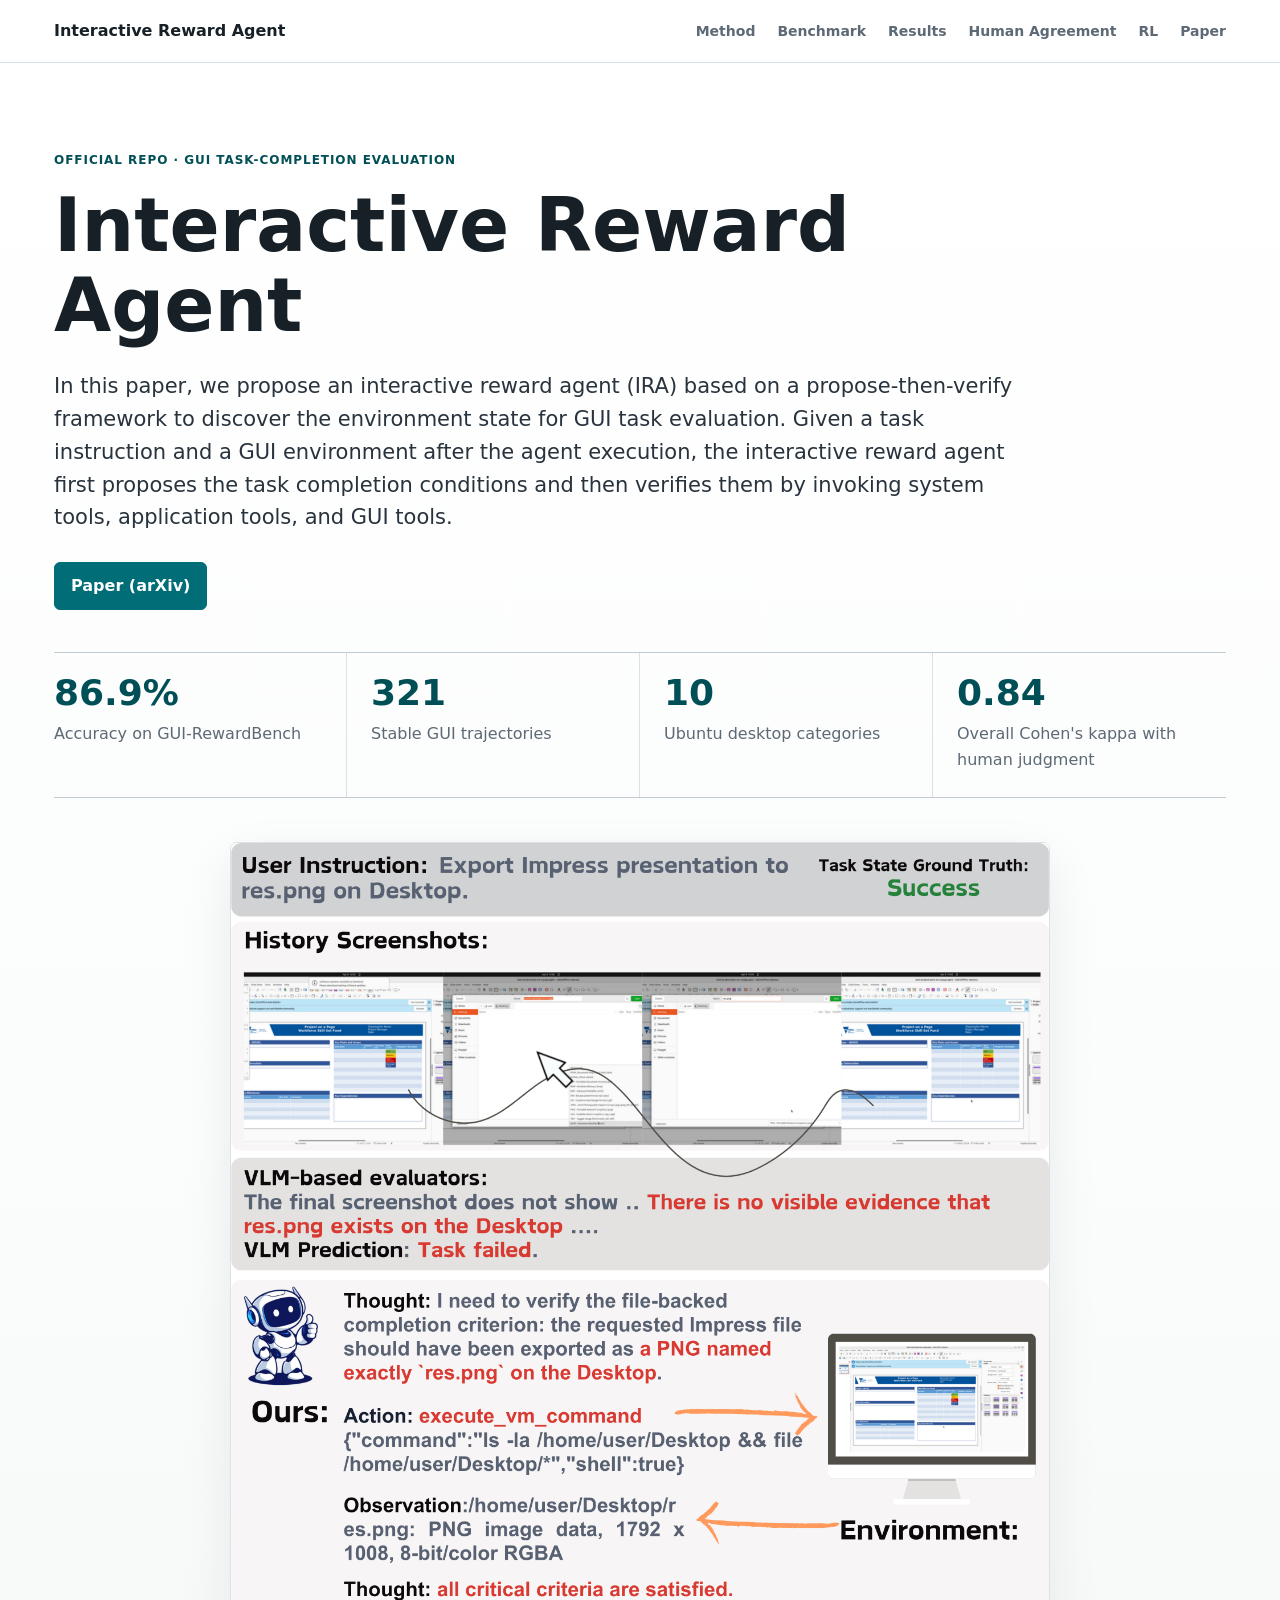
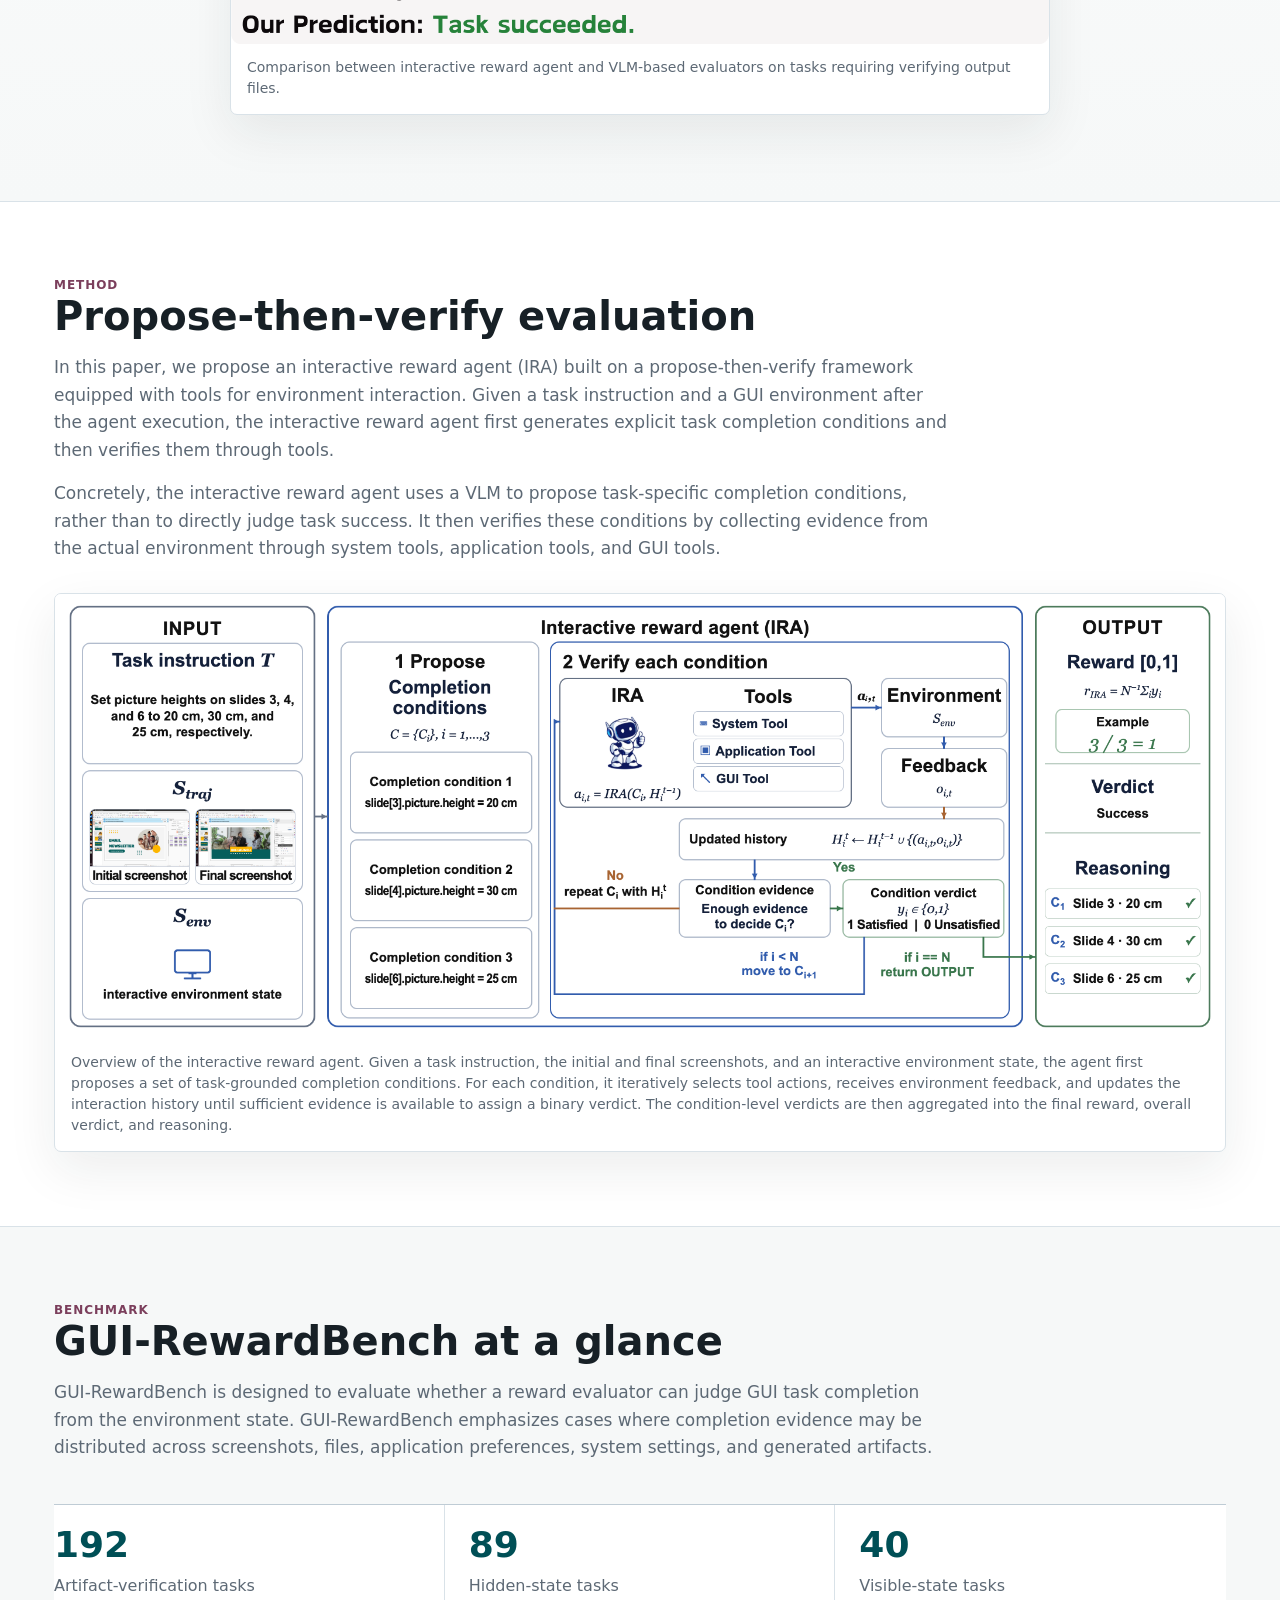
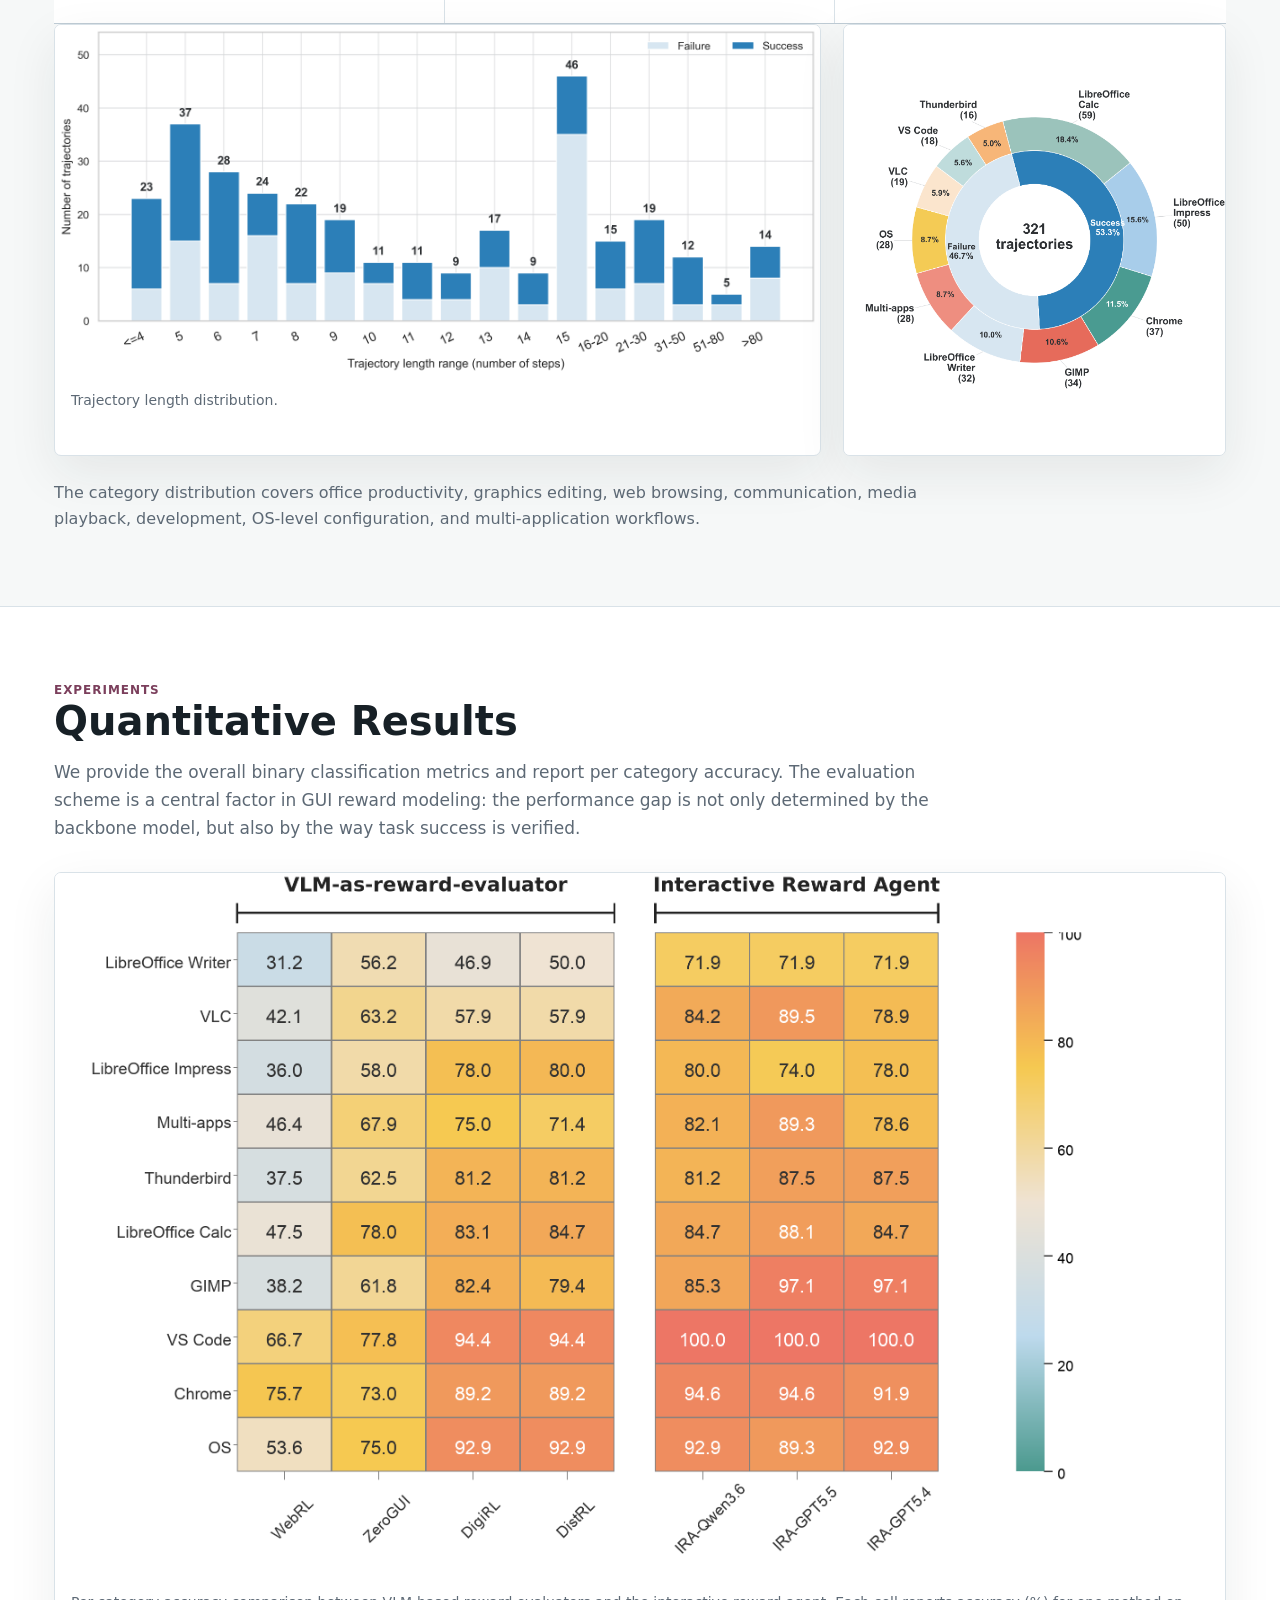
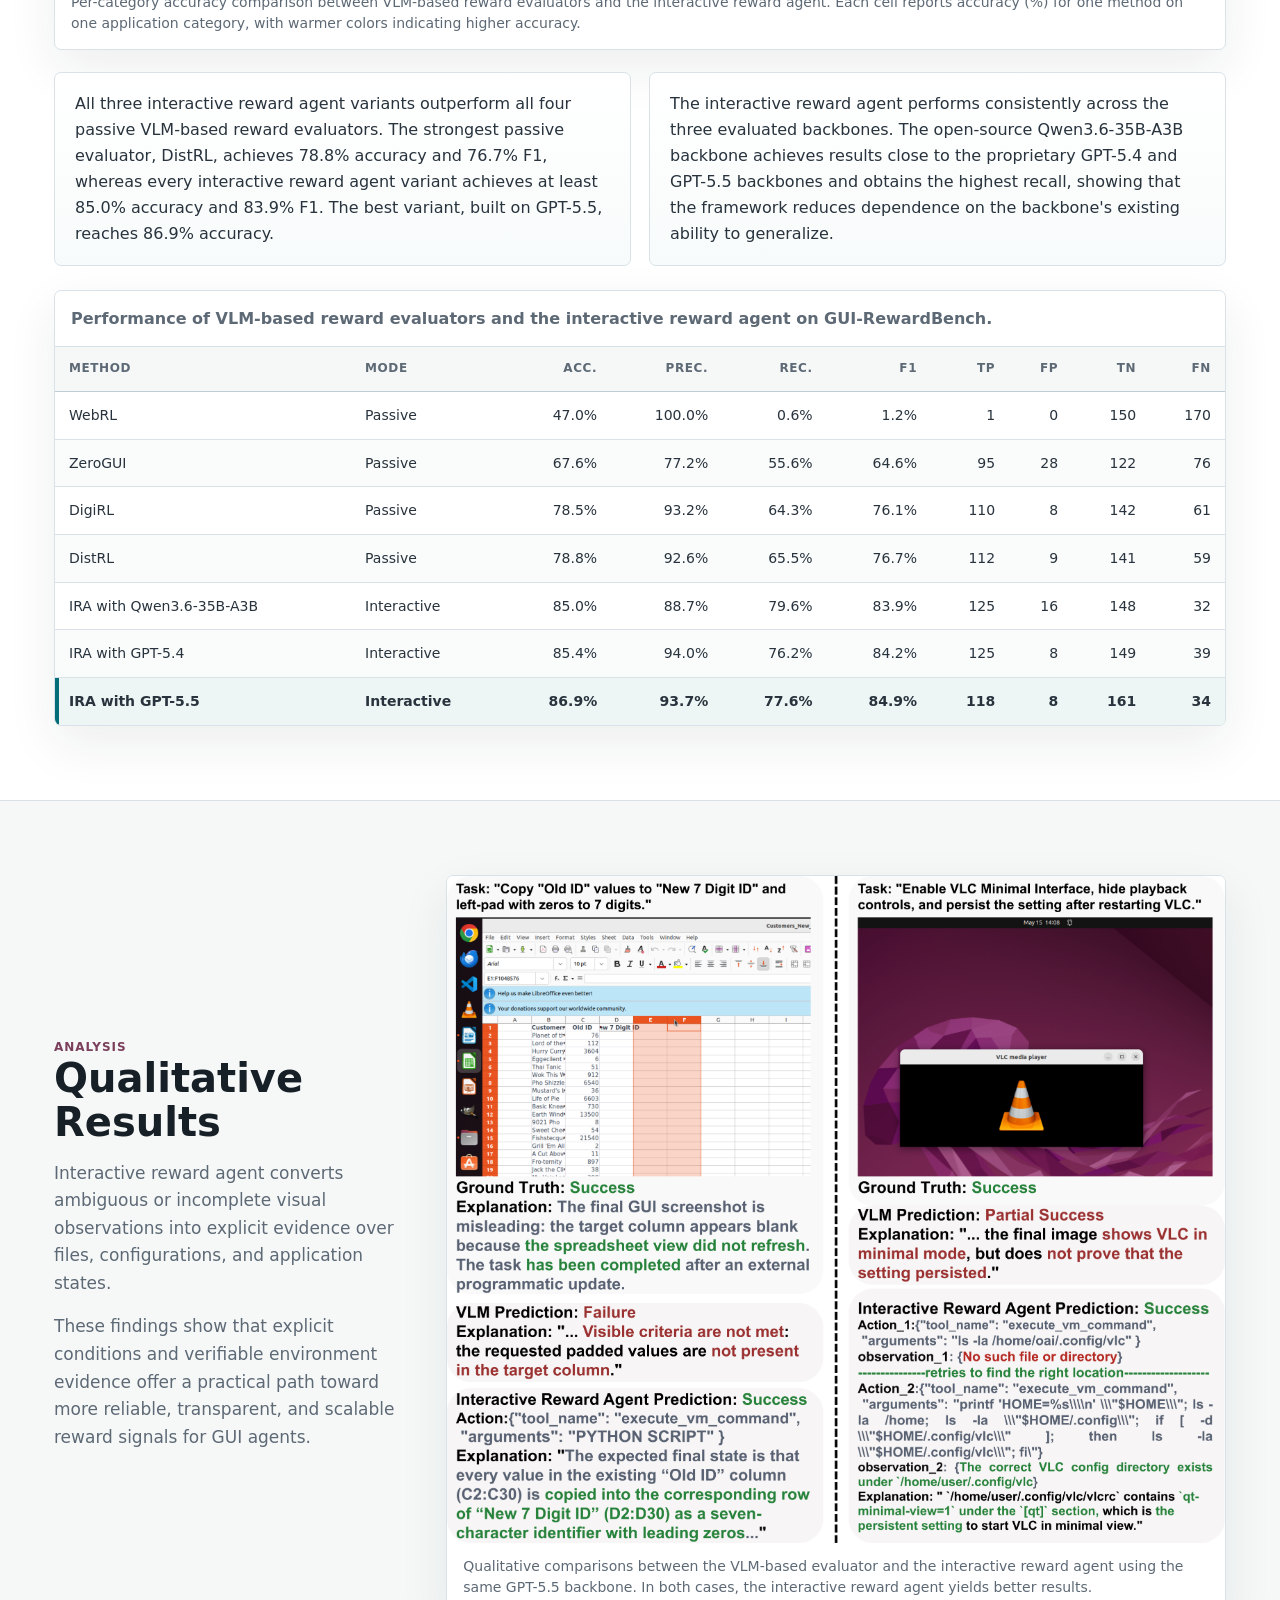
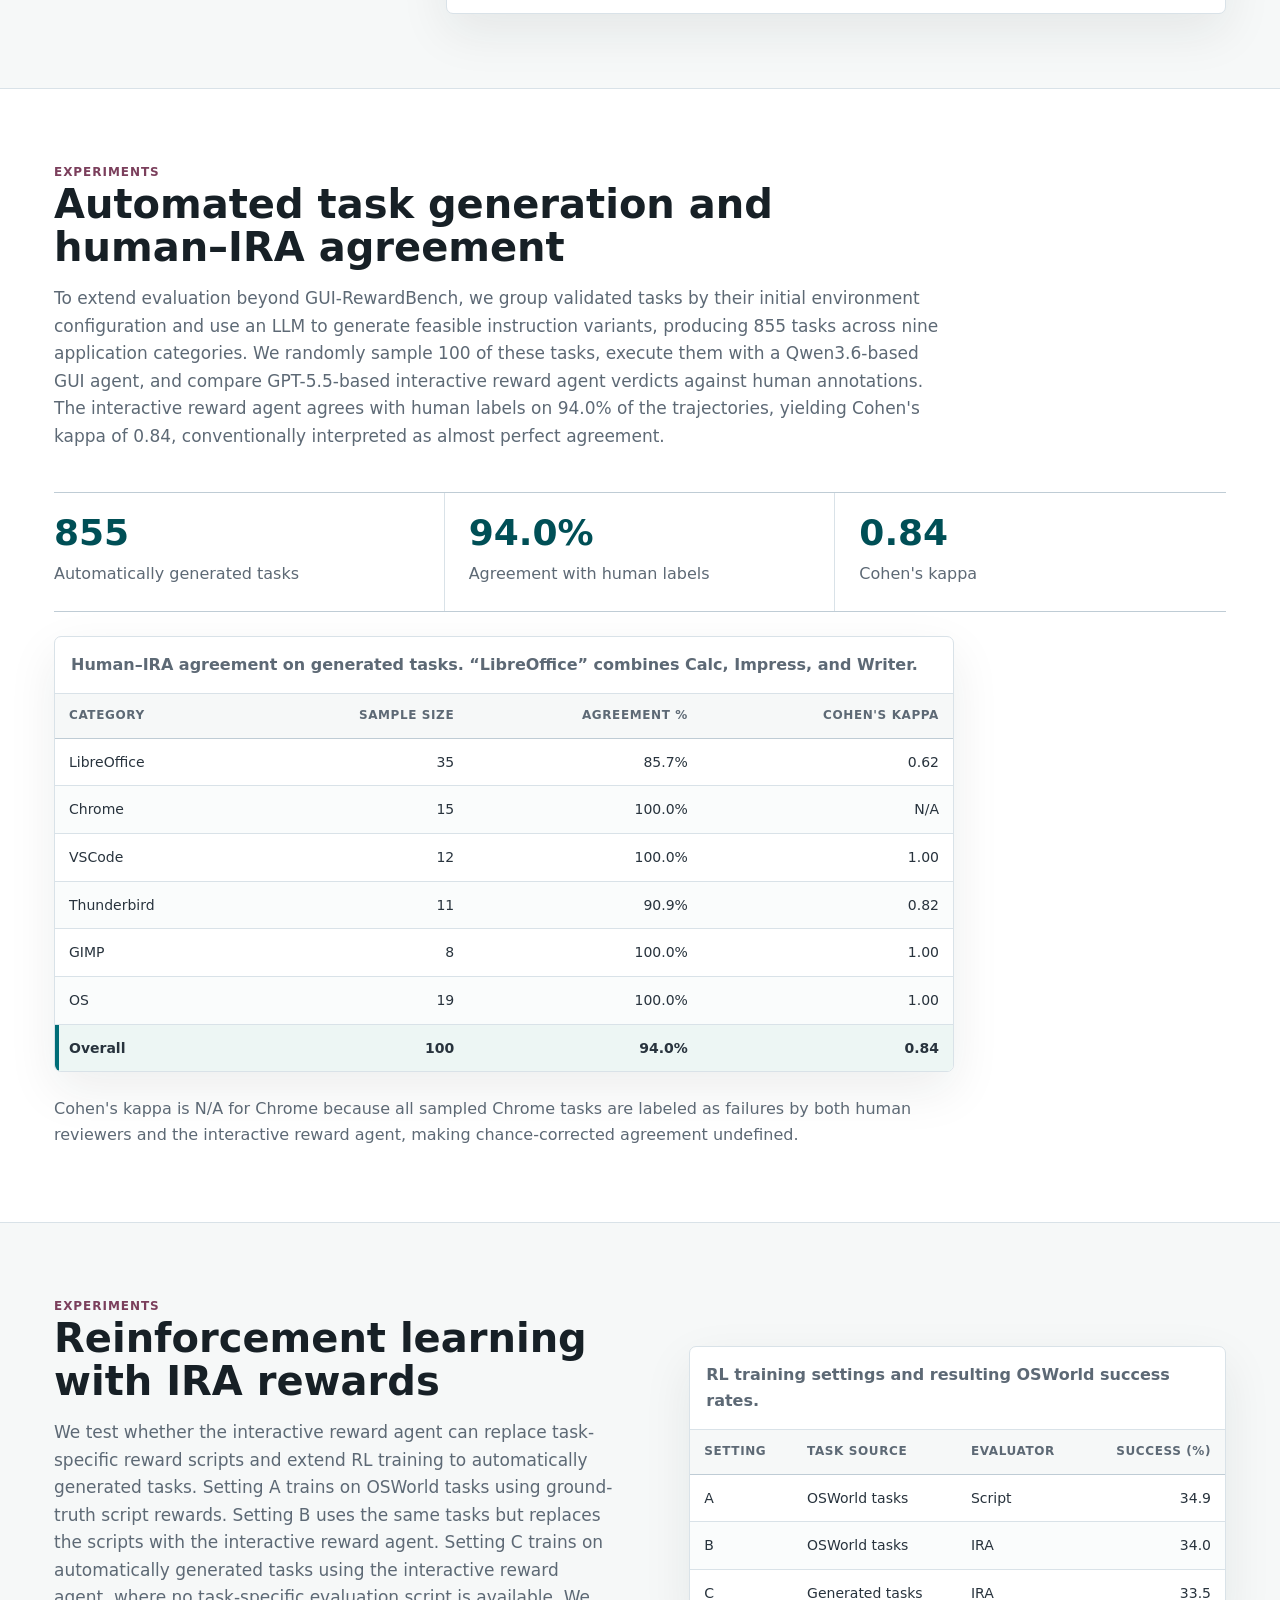
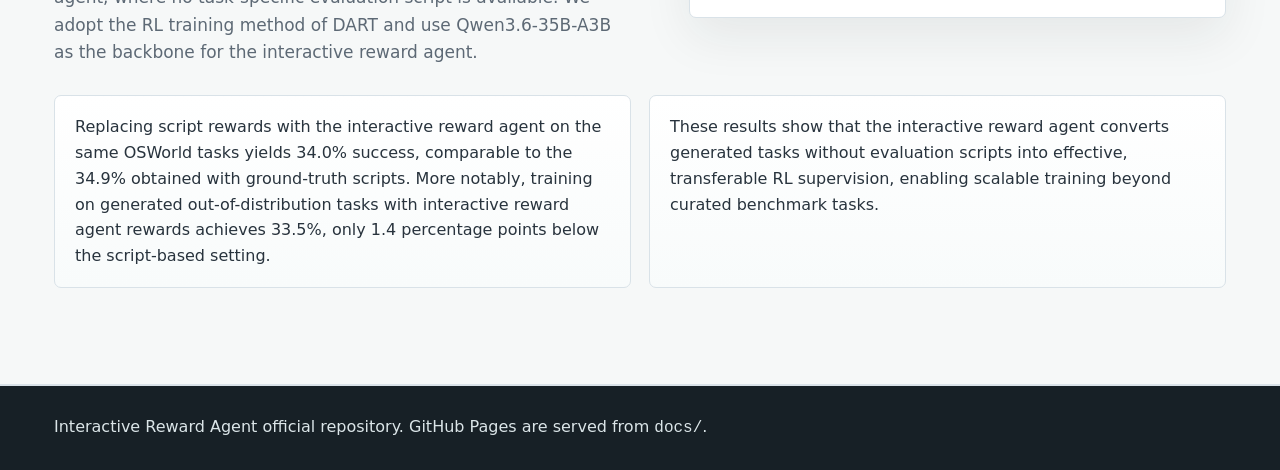
<file: docs/index.html>
<!doctype html>
<html lang="en">
<head>
  <meta charset="utf-8">
  <meta name="viewport" content="width=device-width, initial-scale=1">
  <meta name="description" content="Official project page for Interactive Reward Agent and GUI-RewardBench.">
  <title>Interactive Reward Agent</title>
  <link rel="stylesheet" href="styles.css">
</head>
<body>
<a class="skip-link" href="#main">Skip to main content</a>
<header class="site-header">
  <nav class="nav" aria-label="Site">
    <a class="brand" href="index.html">Interactive Reward Agent</a>
    <div class="nav-links">
      <a href="#method-title">Method</a>
      <a href="#bench-title">Benchmark</a>
      <a href="#result-title">Results</a>
      <a href="#agreement-title">Human Agreement</a>
      <a href="#rl-title">RL</a>
      <a href="https://arxiv.org/pdf/2607.25904" target="_blank" rel="noopener">Paper</a>
    </div>
  </nav>
</header>

<main id="main">
  <section class="paper-hero" aria-labelledby="page-title">
    <div class="container paper-hero-inner">
      <p class="eyebrow">Official Repo · GUI Task-Completion Evaluation</p>
      <h1 id="page-title">Interactive Reward Agent</h1>
      <p class="lead">In this paper, we propose an interactive reward agent (IRA) based on a propose-then-verify framework to discover the environment state for GUI task evaluation. Given a task instruction and a GUI environment after the agent execution, the interactive reward agent first proposes the task completion conditions and then verifies them by invoking system tools, application tools, and GUI tools.</p>
      <div class="hero-actions">
        <a class="button primary" href="https://arxiv.org/pdf/2607.25904" target="_blank" rel="noopener">Paper (arXiv)</a>
      </div>
      <dl class="fact-strip" aria-label="Paper summary">
        <div>
          <dt>86.9%</dt>
          <dd>Accuracy on GUI-RewardBench</dd>
        </div>
        <div>
          <dt>321</dt>
          <dd>Stable GUI trajectories</dd>
        </div>
        <div>
          <dt>10</dt>
          <dd>Ubuntu desktop categories</dd>
        </div>
        <div>
          <dt>0.84</dt>
          <dd>Overall Cohen's kappa with human judgment</dd>
        </div>
      </dl>
    </div>
    <div class="container hero-figure-wrap">
      <figure class="paper-figure hero-figure">
        <img src="assets/figures/figure1.png" width="2872" height="2812" alt="Comparison between Interactive Reward Agent and VLM-based evaluators on an output-file verification task.">
        <figcaption>Comparison between interactive reward agent and VLM-based evaluators on tasks requiring verifying output files.</figcaption>
      </figure>
    </div>
  </section>

  <section class="paper-section" aria-labelledby="method-title">
    <div class="container">
      <div class="section-copy wide-copy">
        <p class="section-kicker">Method</p>
        <h2 id="method-title">Propose-then-verify evaluation</h2>
        <p>In this paper, we propose an interactive reward agent (IRA) built on a propose-then-verify framework equipped with tools for environment interaction. Given a task instruction and a GUI environment after the agent execution, the interactive reward agent first generates explicit task completion conditions and then verifies them through tools.</p>
        <p>Concretely, the interactive reward agent uses a VLM to propose task-specific completion conditions, rather than to directly judge task success. It then verifies these conditions by collecting evidence from the actual environment through system tools, application tools, and GUI tools.</p>
      </div>
      <figure class="paper-figure wide-figure">
        <img src="assets/figures/pipeline_overview.png" width="4000" height="1520" alt="Interactive Reward Agent pipeline: from task instruction, screenshots, and environment state, through condition proposal and tool-based verification, to the final reward, verdict, and reasoning.">
        <figcaption>Overview of the interactive reward agent. Given a task instruction, the initial and final screenshots, and an interactive environment state, the agent first proposes a set of task-grounded completion conditions. For each condition, it iteratively selects tool actions, receives environment feedback, and updates the interaction history until sufficient evidence is available to assign a binary verdict. The condition-level verdicts are then aggregated into the final reward, overall verdict, and reasoning.</figcaption>
      </figure>
    </div>
  </section>

  <section class="paper-section muted-section" aria-labelledby="bench-title">
    <div class="container">
      <div class="section-copy wide-copy">
        <p class="section-kicker">Benchmark</p>
        <h2 id="bench-title">GUI-RewardBench at a glance</h2>
        <p>GUI-RewardBench is designed to evaluate whether a reward evaluator can judge GUI task completion from the environment state. GUI-RewardBench emphasizes cases where completion evidence may be distributed across screenshots, files, application preferences, system settings, and generated artifacts.</p>
      </div>
      <dl class="bench-strip" aria-label="GUI-RewardBench composition">
        <div><dt>192</dt><dd>Artifact-verification tasks</dd></div>
        <div><dt>89</dt><dd>Hidden-state tasks</dd></div>
        <div><dt>40</dt><dd>Visible-state tasks</dd></div>
      </dl>
      <div class="figure-pair">
        <figure class="paper-figure">
          <img src="assets/figures/rewardbench_trajectory_length.png" width="3236" height="1492" alt="Distribution of GUI-RewardBench trajectory lengths.">
          <figcaption>Trajectory length distribution.</figcaption>
        </figure>
        <figure class="paper-figure portrait-figure">
          <img src="assets/figures/rewardbench_category_outcome_donut.png" width="2758" height="2758" alt="GUI-RewardBench task category and success/failure outcome distribution.">
          <figcaption>Task category distribution.</figcaption>
        </figure>
      </div>
      <p class="section-note">The category distribution covers office productivity, graphics editing, web browsing, communication, media playback, development, OS-level configuration, and multi-application workflows.</p>
    </div>
  </section>

  <section class="paper-section" aria-labelledby="result-title">
    <div class="container">
      <div class="section-copy wide-copy">
        <p class="section-kicker">Experiments</p>
        <h2 id="result-title">Quantitative Results</h2>
        <p>We provide the overall binary classification metrics and report per category accuracy. The evaluation scheme is a central factor in GUI reward modeling: the performance gap is not only determined by the backbone model, but also by the way task success is verified.</p>
      </div>
      <figure class="paper-figure wide-figure">
        <img src="assets/figures/category_heatmap.png" width="2605" height="1572" alt="Per-category accuracy heatmap comparing VLM-based reward evaluators and Interactive Reward Agent variants.">
        <figcaption>Per-category accuracy comparison between VLM-based reward evaluators and the interactive reward agent. Each cell reports accuracy (%) for one method on one application category, with warmer colors indicating higher accuracy.</figcaption>
      </figure>
      <div class="result-readout">
        <p>All three interactive reward agent variants outperform all four passive VLM-based reward evaluators. The strongest passive evaluator, DistRL, achieves 78.8% accuracy and 76.7% F1, whereas every interactive reward agent variant achieves at least 85.0% accuracy and 83.9% F1. The best variant, built on GPT-5.5, reaches 86.9% accuracy.</p>
        <p>The interactive reward agent performs consistently across the three evaluated backbones. The open-source Qwen3.6-35B-A3B backbone achieves results close to the proprietary GPT-5.4 and GPT-5.5 backbones and obtains the highest recall, showing that the framework reduces dependence on the backbone's existing ability to generalize.</p>
      </div>
      <div class="table-wrap paper-table-wrap" aria-label="Overall binary classification metrics">
        <table class="results-table">
          <caption>Performance of VLM-based reward evaluators and the interactive reward agent on GUI-RewardBench.</caption>
          <thead>
            <tr>
              <th>Method</th>
              <th>Mode</th>
              <th>Acc.</th>
              <th>Prec.</th>
              <th>Rec.</th>
              <th>F1</th>
              <th>TP</th>
              <th>FP</th>
              <th>TN</th>
              <th>FN</th>
            </tr>
          </thead>
          <tbody>
            <tr><td>WebRL</td><td>Passive</td><td>47.0%</td><td>100.0%</td><td>0.6%</td><td>1.2%</td><td>1</td><td>0</td><td>150</td><td>170</td></tr>
            <tr><td>ZeroGUI</td><td>Passive</td><td>67.6%</td><td>77.2%</td><td>55.6%</td><td>64.6%</td><td>95</td><td>28</td><td>122</td><td>76</td></tr>
            <tr><td>DigiRL</td><td>Passive</td><td>78.5%</td><td>93.2%</td><td>64.3%</td><td>76.1%</td><td>110</td><td>8</td><td>142</td><td>61</td></tr>
            <tr><td>DistRL</td><td>Passive</td><td>78.8%</td><td>92.6%</td><td>65.5%</td><td>76.7%</td><td>112</td><td>9</td><td>141</td><td>59</td></tr>
            <tr><td>IRA with Qwen3.6-35B-A3B</td><td>Interactive</td><td>85.0%</td><td>88.7%</td><td>79.6%</td><td>83.9%</td><td>125</td><td>16</td><td>148</td><td>32</td></tr>
            <tr><td>IRA with GPT-5.4</td><td>Interactive</td><td>85.4%</td><td>94.0%</td><td>76.2%</td><td>84.2%</td><td>125</td><td>8</td><td>149</td><td>39</td></tr>
            <tr class="highlight-row"><td>IRA with GPT-5.5</td><td>Interactive</td><td>86.9%</td><td>93.7%</td><td>77.6%</td><td>84.9%</td><td>118</td><td>8</td><td>161</td><td>34</td></tr>
          </tbody>
        </table>
      </div>
    </div>
  </section>

  <section class="paper-section muted-section" aria-labelledby="qual-title">
    <div class="container two-column qualitative-grid">
      <div class="section-copy">
        <p class="section-kicker">Analysis</p>
        <h2 id="qual-title">Qualitative Results</h2>
        <p>Interactive reward agent converts ambiguous or incomplete visual observations into explicit evidence over files, configurations, and application states.</p>
        <p>These findings show that explicit conditions and verifiable environment evidence offer a practical path toward more reliable, transparent, and scalable reward signals for GUI agents.</p>
      </div>
      <figure class="paper-figure">
        <img src="assets/figures/quant.png" width="4477" height="3845" alt="Qualitative comparison between the VLM-based evaluator and Interactive Reward Agent.">
        <figcaption>Qualitative comparisons between the VLM-based evaluator and the interactive reward agent using the same GPT-5.5 backbone. In both cases, the interactive reward agent yields better results.</figcaption>
      </figure>
    </div>
  </section>

  <section class="paper-section" aria-labelledby="agreement-title">
    <div class="container">
      <div class="section-copy wide-copy">
        <p class="section-kicker">Experiments</p>
        <h2 id="agreement-title">Automated task generation and human–IRA agreement</h2>
        <p>To extend evaluation beyond GUI-RewardBench, we group validated tasks by their initial environment configuration and use an LLM to generate feasible instruction variants, producing 855 tasks across nine application categories. We randomly sample 100 of these tasks, execute them with a Qwen3.6-based GUI agent, and compare GPT-5.5-based interactive reward agent verdicts against human annotations. The interactive reward agent agrees with human labels on 94.0% of the trajectories, yielding Cohen's kappa of 0.84, conventionally interpreted as almost perfect agreement.</p>
      </div>
      <dl class="bench-strip" aria-label="Human–IRA agreement summary">
        <div><dt>855</dt><dd>Automatically generated tasks</dd></div>
        <div><dt>94.0%</dt><dd>Agreement with human labels</dd></div>
        <div><dt>0.84</dt><dd>Cohen's kappa</dd></div>
      </dl>
      <div class="table-wrap paper-table-wrap compact-table" aria-label="Human–IRA agreement by category">
        <table class="agreement-table">
          <caption>Human–IRA agreement on generated tasks. “LibreOffice” combines Calc, Impress, and Writer.</caption>
          <thead>
            <tr>
              <th>Category</th>
              <th>Sample Size</th>
              <th>Agreement %</th>
              <th>Cohen's kappa</th>
            </tr>
          </thead>
          <tbody>
            <tr><td>LibreOffice</td><td>35</td><td>85.7%</td><td>0.62</td></tr>
            <tr><td>Chrome</td><td>15</td><td>100.0%</td><td>N/A</td></tr>
            <tr><td>VSCode</td><td>12</td><td>100.0%</td><td>1.00</td></tr>
            <tr><td>Thunderbird</td><td>11</td><td>90.9%</td><td>0.82</td></tr>
            <tr><td>GIMP</td><td>8</td><td>100.0%</td><td>1.00</td></tr>
            <tr><td>OS</td><td>19</td><td>100.0%</td><td>1.00</td></tr>
            <tr class="highlight-row"><td>Overall</td><td>100</td><td>94.0%</td><td>0.84</td></tr>
          </tbody>
        </table>
      </div>
      <p class="section-note">Cohen's kappa is N/A for Chrome because all sampled Chrome tasks are labeled as failures by both human reviewers and the interactive reward agent, making chance-corrected agreement undefined.</p>
    </div>
  </section>

  <section class="paper-section muted-section" aria-labelledby="rl-title">
    <div class="container">
      <div class="two-column rl-grid">
        <div class="section-copy">
          <p class="section-kicker">Experiments</p>
          <h2 id="rl-title">Reinforcement learning with IRA rewards</h2>
          <p>We test whether the interactive reward agent can replace task-specific reward scripts and extend RL training to automatically generated tasks. Setting A trains on OSWorld tasks using ground-truth script rewards. Setting B uses the same tasks but replaces the scripts with the interactive reward agent. Setting C trains on automatically generated tasks using the interactive reward agent, where no task-specific evaluation script is available. We adopt the RL training method of DART and use Qwen3.6-35B-A3B as the backbone for the interactive reward agent.</p>
        </div>
        <div class="table-wrap paper-table-wrap compact-table" aria-label="RL training settings and OSWorld success rates">
          <table class="rl-table">
            <caption>RL training settings and resulting OSWorld success rates.</caption>
            <thead>
              <tr>
                <th>Setting</th>
                <th>Task Source</th>
                <th>Evaluator</th>
                <th>Success (%)</th>
              </tr>
            </thead>
            <tbody>
              <tr><td>A</td><td>OSWorld tasks</td><td>Script</td><td>34.9</td></tr>
              <tr><td>B</td><td>OSWorld tasks</td><td>IRA</td><td>34.0</td></tr>
              <tr><td>C</td><td>Generated tasks</td><td>IRA</td><td>33.5</td></tr>
            </tbody>
          </table>
        </div>
      </div>
      <div class="result-readout">
        <p>Replacing script rewards with the interactive reward agent on the same OSWorld tasks yields 34.0% success, comparable to the 34.9% obtained with ground-truth scripts. More notably, training on generated out-of-distribution tasks with interactive reward agent rewards achieves 33.5%, only 1.4 percentage points below the script-based setting.</p>
        <p>These results show that the interactive reward agent converts generated tasks without evaluation scripts into effective, transferable RL supervision, enabling scalable training beyond curated benchmark tasks.</p>
      </div>
    </div>
  </section>
</main>
<footer class="footer">
  <div class="container">
    <p>Interactive Reward Agent official repository. GitHub Pages are served from <code>docs/</code>.</p>
  </div>
</footer>
</body>
</html>
</file>
<file: docs/styles.css>
:root {
  --ink: #172026;
  --ink-soft: #28333d;
  --muted: #5d6975;
  --line: #d9e2e8;
  --line-strong: #bfccd5;
  --paper: #ffffff;
  --page: #f6f8f8;
  --page-warm: #f9f7f2;
  --tint: #edf6f4;
  --teal: #006d77;
  --teal-dark: #004f56;
  --plum: #7b3f5c;
  --gold: #9a6b10;
  --focus: #1b6fc9;
  --shadow: 0 18px 50px rgba(23, 32, 38, 0.08);
}

* { box-sizing: border-box; }

html { scroll-behavior: smooth; }

[id] { scroll-margin-top: 84px; }

body {
  margin: 0;
  color: var(--ink);
  background: var(--page);
  font-family: Inter, ui-sans-serif, system-ui, -apple-system, BlinkMacSystemFont, "Segoe UI", sans-serif;
  font-size: 16px;
  line-height: 1.62;
  letter-spacing: 0;
}

a {
  color: var(--teal-dark);
  text-decoration-thickness: 0.08em;
  text-underline-offset: 0.18em;
}

a:focus-visible,
button:focus-visible {
  outline: 3px solid var(--focus);
  outline-offset: 3px;
}

code { font-family: "SFMono-Regular", Consolas, "Liberation Mono", monospace; }

.skip-link {
  position: absolute;
  left: 16px;
  top: -60px;
  z-index: 1000;
  background: var(--paper);
  color: var(--ink);
  padding: 10px 14px;
  border: 1px solid var(--line);
  border-radius: 6px;
}

.skip-link:focus { top: 16px; }

.site-header {
  position: sticky;
  top: 0;
  z-index: 100;
  background: rgba(255, 255, 255, 0.94);
  border-bottom: 1px solid var(--line);
  backdrop-filter: blur(14px);
}

.nav {
  max-width: 1220px;
  margin: 0 auto;
  min-height: 62px;
  padding: 0 24px;
  display: flex;
  align-items: center;
  justify-content: space-between;
  gap: 24px;
}

.brand {
  font-weight: 850;
  color: var(--ink);
  text-decoration: none;
}

.nav-links {
  display: flex;
  flex-wrap: wrap;
  gap: 22px;
}

.nav-links a {
  color: var(--muted);
  font-size: 14px;
  font-weight: 680;
  text-decoration: none;
}

.nav-links a:hover {
  color: var(--teal-dark);
}

.container {
  max-width: 1220px;
  margin: 0 auto;
  padding: 74px 24px;
}

.paper-hero {
  background:
    linear-gradient(180deg, #ffffff 0%, #fbfcfc 62%, var(--page) 100%);
  border-bottom: 1px solid var(--line);
}

.paper-hero-inner {
  padding-top: 88px;
  padding-bottom: 34px;
}

.eyebrow,
.section-kicker {
  margin: 0 0 16px;
  color: var(--teal-dark);
  font-size: 12px;
  font-weight: 850;
  letter-spacing: 0.08em;
  text-transform: uppercase;
}

h1,
h2,
h3 {
  margin: 0;
  color: var(--ink);
  line-height: 1.08;
  letter-spacing: 0;
}

h1 {
  max-width: 980px;
  font-size: 74px;
}

h2 { font-size: 40px; }
h3 { font-size: 21px; }

.lead {
  max-width: 980px;
  margin: 24px 0 0;
  color: var(--ink-soft);
  font-size: 21px;
  line-height: 1.56;
}

.fact-strip,
.bench-strip {
  margin: 42px 0 0;
  padding: 0;
  display: grid;
  border-top: 1px solid var(--line-strong);
  border-bottom: 1px solid var(--line-strong);
}

.fact-strip {
  grid-template-columns: repeat(4, 1fr);
}

.bench-strip {
  grid-template-columns: repeat(3, 1fr);
  background: var(--paper);
}

.fact-strip div,
.bench-strip div {
  padding: 22px 24px 24px;
  border-right: 1px solid var(--line);
}

.fact-strip div:first-child,
.bench-strip div:first-child {
  padding-left: 0;
}

.fact-strip div:last-child,
.bench-strip div:last-child {
  border-right: 0;
}

dt {
  margin: 0;
  color: var(--teal-dark);
  font-size: 36px;
  font-weight: 880;
  line-height: 1;
}

dd {
  margin: 10px 0 0;
  color: var(--muted);
}

.hero-figure-wrap {
  padding-top: 10px;
  padding-bottom: 86px;
}

.paper-section {
  background: var(--paper);
  border-bottom: 1px solid var(--line);
}

.muted-section {
  background: var(--page);
}

.two-column {
  display: grid;
  grid-template-columns: minmax(290px, 0.74fr) minmax(0, 1.26fr);
  gap: 42px;
  align-items: center;
}

.qualitative-grid {
  grid-template-columns: minmax(280px, 0.62fr) minmax(0, 1.38fr);
}

.section-copy {
  max-width: 590px;
}

.wide-copy {
  max-width: 900px;
  margin-bottom: 30px;
}

.section-copy p {
  margin: 16px 0 0;
  color: var(--muted);
  font-size: 17px;
}

.section-copy .section-kicker {
  margin-top: 0;
  color: var(--plum);
  font-size: 12px;
}

.paper-figure,
.media-block {
  margin: 0;
  overflow: hidden;
  background: var(--paper);
  border: 1px solid var(--line);
  border-radius: 7px;
  box-shadow: var(--shadow);
}

.paper-figure img,
.media-image {
  display: block;
  width: 100%;
  height: auto;
  background: #ffffff;
}

.hero-figure {
  max-width: 820px;
  margin: 0 auto;
}

figcaption {
  color: var(--muted);
  font-size: 14px;
  line-height: 1.5;
  padding: 13px 16px 15px;
}

.figure-pair,
.media-grid {
  display: grid;
  grid-template-columns: minmax(0, 2fr) minmax(250px, 1fr);
  gap: 22px;
  align-items: stretch;
}

.portrait-figure img {
  height: 100%;
  object-fit: contain;
}

.wide-figure {
  margin-top: 18px;
}

.section-note {
  max-width: 900px;
  margin: 24px 0 0;
  color: var(--muted);
  font-size: 16px;
}

.result-readout {
  display: grid;
  grid-template-columns: repeat(2, minmax(0, 1fr));
  gap: 18px;
  margin: 22px 0 22px;
}

.result-readout p {
  margin: 0;
  padding: 18px 20px;
  color: var(--ink-soft);
  background: linear-gradient(180deg, #ffffff 0%, #f8fbfb 100%);
  border: 1px solid var(--line);
  border-radius: 7px;
}

.table-wrap {
  overflow-x: auto;
  border: 1px solid var(--line);
  border-radius: 7px;
  background: var(--paper);
  box-shadow: var(--shadow);
}

.paper-table-wrap {
  margin-top: 24px;
}

table {
  width: 100%;
  border-collapse: collapse;
  min-width: 780px;
}

caption {
  caption-side: top;
  padding: 15px 16px;
  color: var(--muted);
  font-weight: 760;
  text-align: left;
  border-bottom: 1px solid var(--line);
}

th,
td {
  padding: 12px 14px;
  border-bottom: 1px solid var(--line);
  text-align: left;
  vertical-align: top;
}

th {
  color: var(--muted);
  background: var(--page);
  font-size: 12px;
  font-weight: 820;
  letter-spacing: 0.05em;
  text-transform: uppercase;
  border-bottom: 1px solid var(--line-strong);
}

td {
  color: var(--ink-soft);
  font-size: 14px;
  font-variant-numeric: tabular-nums;
}

tbody tr:nth-child(even):not(.highlight-row) td {
  background: #fafcfc;
}

tr:last-child td { border-bottom: 0; }

.highlight-row {
  background: #edf6f4;
  font-weight: 820;
}

.highlight-row td:first-child {
  box-shadow: inset 4px 0 0 var(--teal);
}

.paper-table-wrap table {
  min-width: 980px;
}

.paper-table-wrap td,
.paper-table-wrap th {
  white-space: nowrap;
}

.results-table th:nth-child(n+3),
.results-table td:nth-child(n+3),
.agreement-table th:nth-child(n+2),
.agreement-table td:nth-child(n+2),
.rl-table th:last-child,
.rl-table td:last-child {
  text-align: right;
}

.compact-table {
  max-width: 900px;
}

.compact-table table {
  min-width: 0;
}

.rl-grid {
  grid-template-columns: minmax(320px, 1.05fr) minmax(0, 0.95fr);
}

.rl-grid .section-copy {
  max-width: 560px;
}

.rl-grid .paper-table-wrap {
  margin-top: 0;
}

.rl-grid + .result-readout {
  margin-top: 28px;
}

.band {
  border-top: 1px solid var(--line);
  background: var(--paper);
}

.band.soft { background: var(--page); }

.section-heading {
  max-width: 840px;
  margin-bottom: 28px;
}

.section-heading h1,
.section-heading h2 {
  margin: 0;
  font-size: 40px;
  line-height: 1.12;
}

.section-heading p {
  margin: 14px 0 0;
  color: var(--muted);
  font-size: 17px;
}

.metrics {
  display: grid;
  grid-template-columns: repeat(4, 1fr);
  gap: 14px;
}

.metric,
.feature,
.callout {
  background: var(--paper);
  border: 1px solid var(--line);
  border-radius: 7px;
}

.metric {
  padding: 20px;
  min-height: 132px;
}

.metric strong {
  display: block;
  color: var(--teal-dark);
  font-size: 34px;
  line-height: 1.1;
}

.metric span {
  display: block;
  margin-top: 8px;
  color: var(--muted);
}

.split {
  display: grid;
  grid-template-columns: minmax(0, 0.96fr) minmax(320px, 1.04fr);
  gap: 32px;
  align-items: center;
}

.split.reversed {
  grid-template-columns: minmax(0, 1.1fr) minmax(300px, 0.9fr);
}

.feature-grid {
  display: grid;
  grid-template-columns: repeat(3, 1fr);
  gap: 16px;
}

.feature {
  padding: 22px;
}

.feature h3,
.callout h3 {
  margin: 0 0 10px;
  font-size: 20px;
}

.feature p,
.callout p {
  margin: 0;
  color: var(--muted);
}

.callout {
  padding: 24px;
  background: var(--tint);
}

.button {
  display: inline-flex;
  align-items: center;
  justify-content: center;
  min-height: 44px;
  padding: 10px 16px;
  border: 1px solid var(--line);
  border-radius: 6px;
  text-decoration: none;
  font-weight: 820;
  background: var(--paper);
  color: var(--ink);
}

.button.primary {
  background: var(--teal);
  color: white;
  border-color: var(--teal);
}

.hero-actions {
  display: flex;
  flex-wrap: wrap;
  gap: 12px;
  margin-top: 28px;
}

.code-block {
  overflow-x: auto;
  margin: 0;
  padding: 18px;
  border: 1px solid #23313a;
  border-radius: 7px;
  background: #111a20;
  color: #e9f2f3;
  font-size: 14px;
  line-height: 1.55;
}

.note {
  margin-top: 18px;
  padding: 14px 16px;
  border-left: 4px solid var(--teal);
  background: var(--tint);
  color: var(--muted);
}

.footer {
  border-top: 1px solid var(--line);
  background: var(--ink);
  color: #dbe5e8;
}

.footer .container {
  padding-top: 28px;
  padding-bottom: 28px;
}

.footer p { margin: 0; }

@media (max-width: 980px) {
  h1 { font-size: 56px; }
  h2,
  .section-heading h1,
  .section-heading h2 { font-size: 34px; }
  .fact-strip,
  .bench-strip,
  .result-readout,
  .metrics,
  .feature-grid,
  .media-grid,
  .figure-pair,
  .two-column,
  .qualitative-grid,
  .split,
  .split.reversed {
    grid-template-columns: 1fr;
  }
  .fact-strip div,
  .bench-strip div {
    border-right: 0;
    border-bottom: 1px solid var(--line);
    padding-left: 0;
  }
  .fact-strip div:last-child,
  .bench-strip div:last-child {
    border-bottom: 0;
  }
}

@media (max-width: 640px) {
  .nav {
    align-items: flex-start;
    flex-direction: column;
    padding-top: 14px;
    padding-bottom: 14px;
  }
  .nav-links {
    gap: 14px;
  }
  .container {
    padding-left: 18px;
    padding-right: 18px;
  }
  .paper-hero-inner {
    padding-top: 58px;
    padding-bottom: 24px;
  }
  .hero-figure-wrap {
    padding-top: 6px;
    padding-bottom: 58px;
  }
  h1 { font-size: 40px; }
  h2,
  .section-heading h1,
  .section-heading h2 { font-size: 29px; }
  .lead {
    font-size: 18px;
  }
  dt {
    font-size: 32px;
  }
  .section-copy p {
    font-size: 16px;
  }
  th,
  td {
    padding: 10px 12px;
  }
}
</file>
